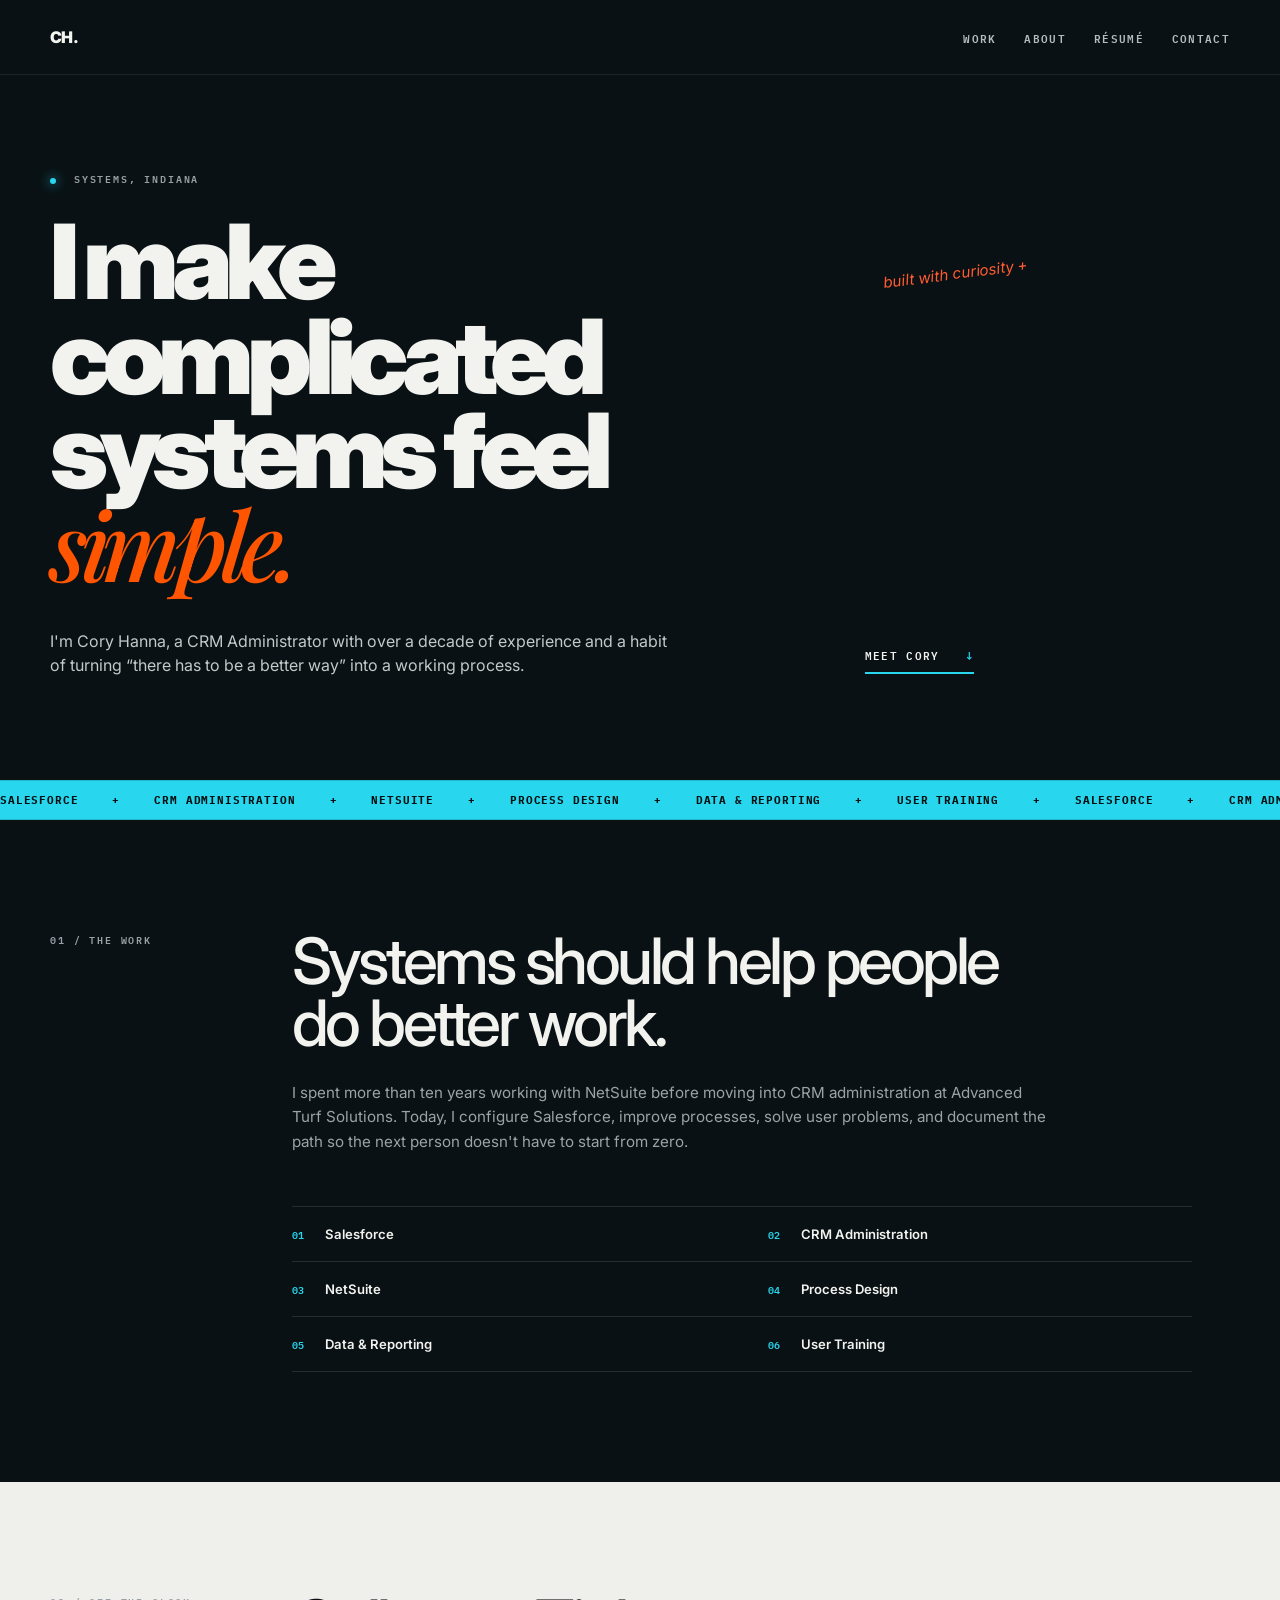
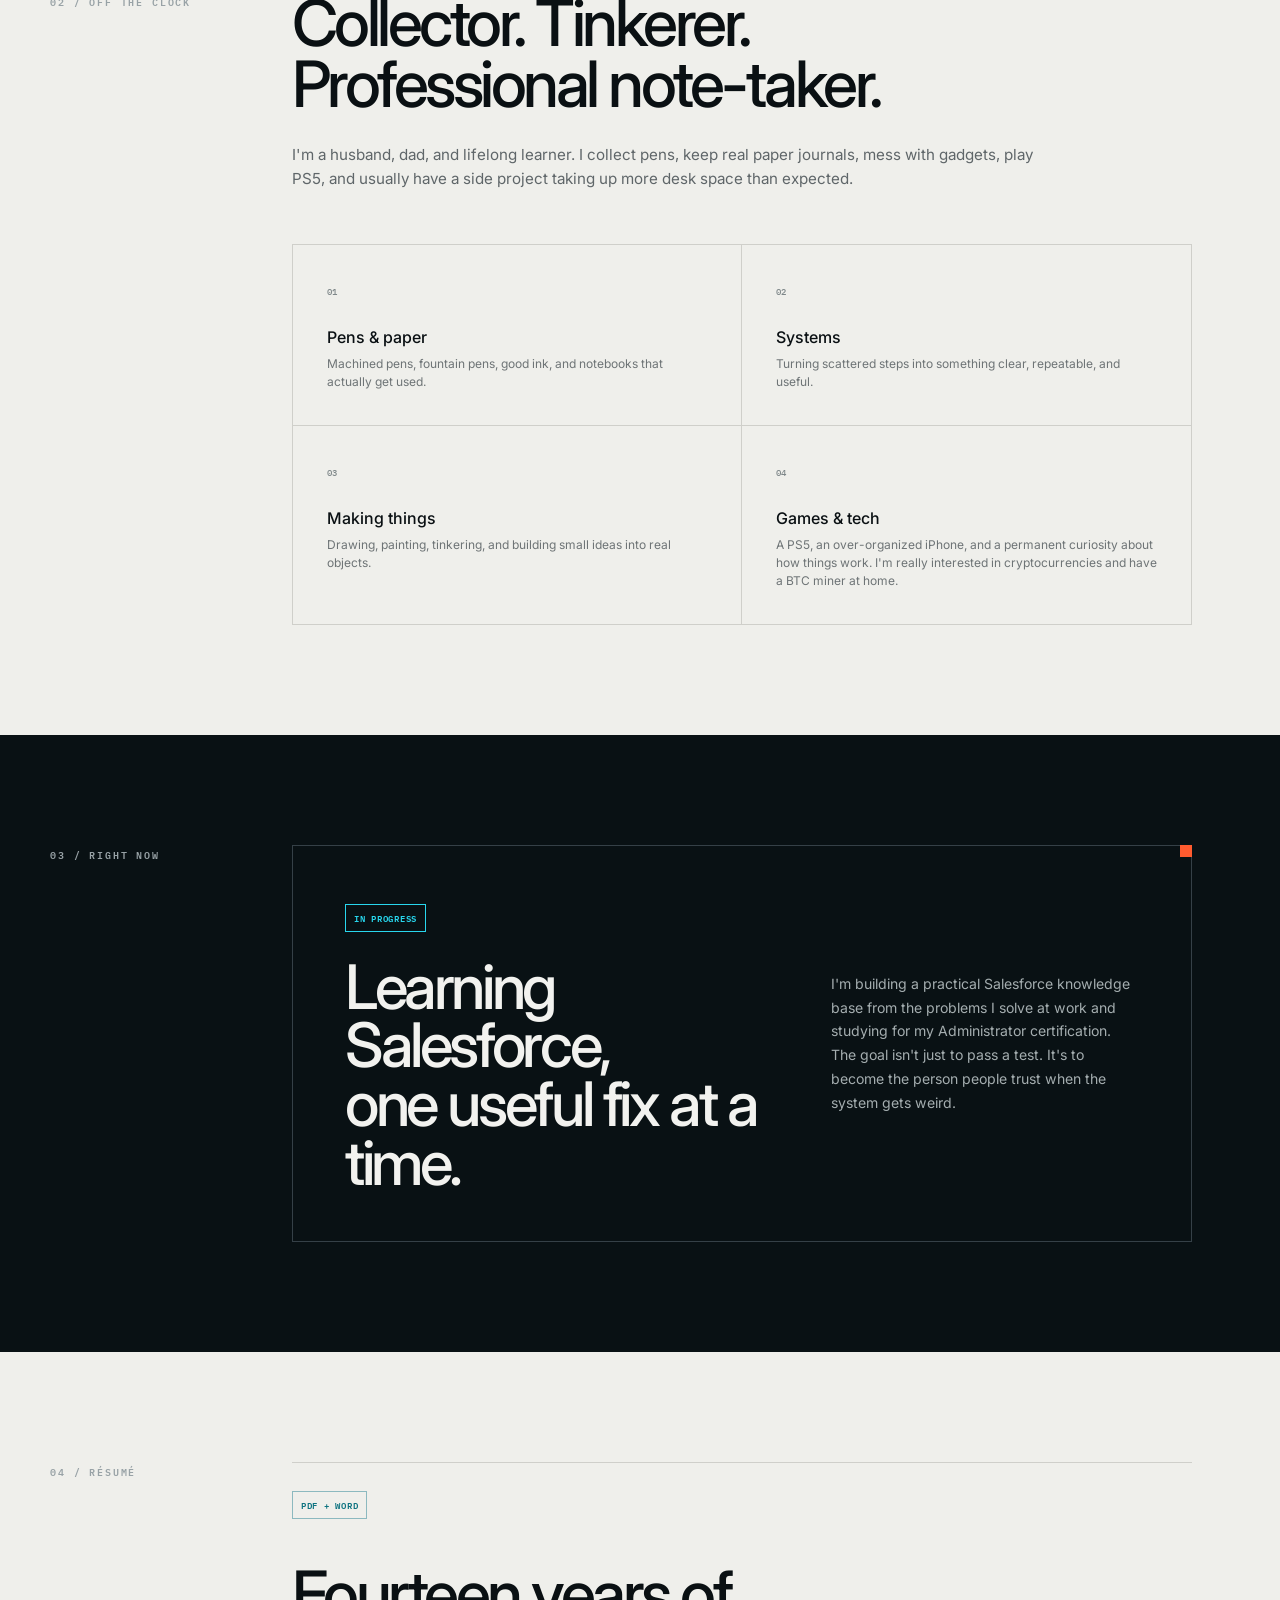
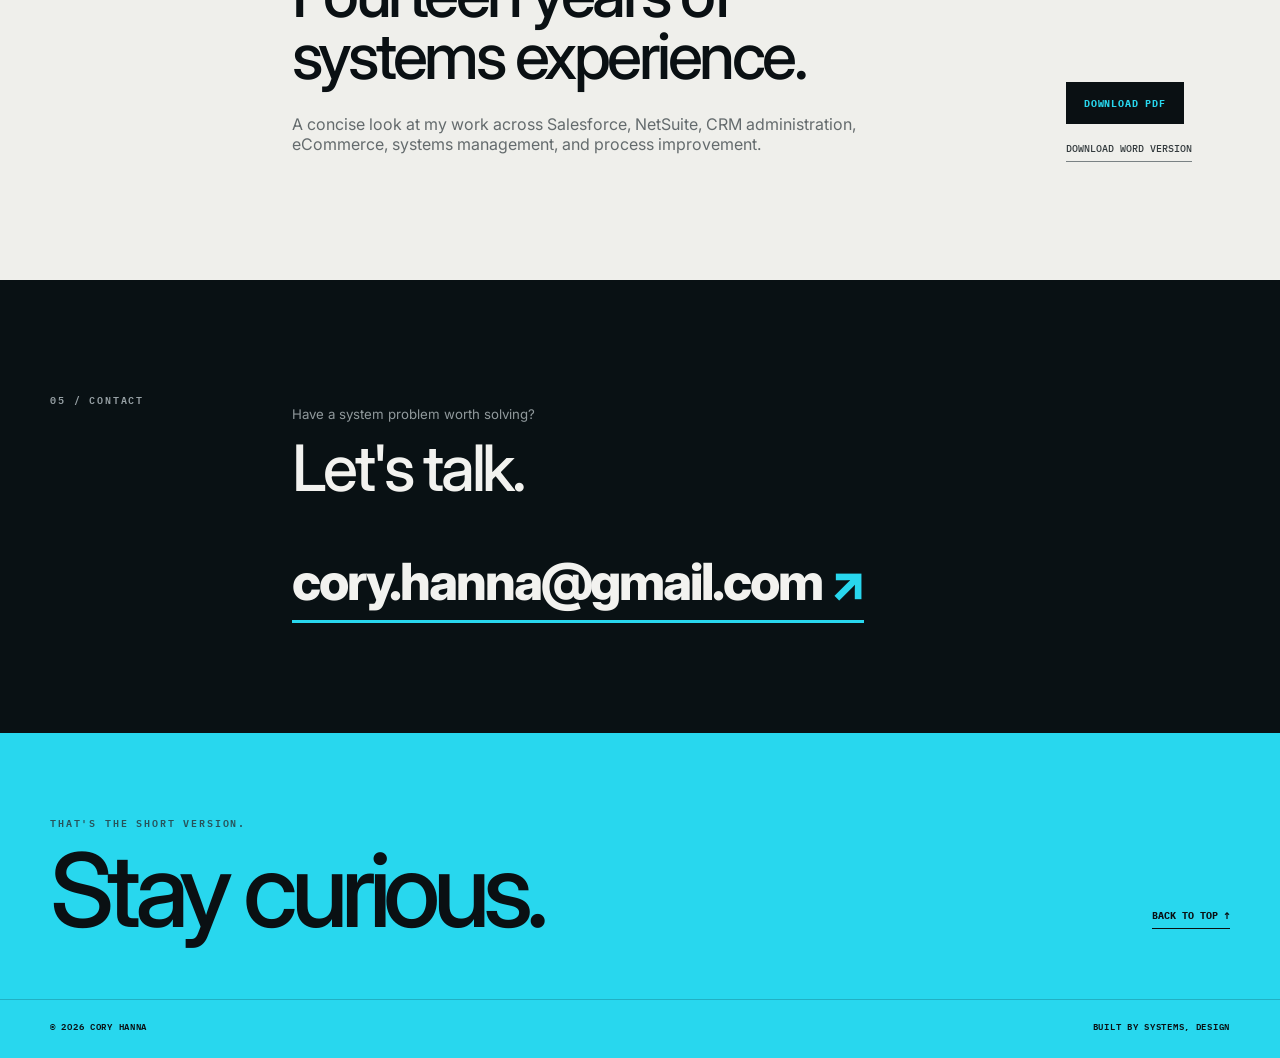
<file: index.html>
<!DOCTYPE html>
<html lang="en">
<head>
  <meta charset="UTF-8">
  <!-- Google Tag Manager -->
  <script>(function(w,d,s,l,i){w[l]=w[l]||[];w[l].push({'gtm.start':
  new Date().getTime(),event:'gtm.js'});var f=d.getElementsByTagName(s)[0],
  j=d.createElement(s),dl=l!='dataLayer'?'&l='+l:'';j.async=true;j.src=
  'https://www.googletagmanager.com/gtm.js?id='+i+dl;f.parentNode.insertBefore(j,f);
  })(window,document,'script','dataLayer','GTM-W4XML2XZ');</script>
  <!-- End Google Tag Manager -->
   <!--Cory added some comments-->
  <meta name="viewport" content="width=device-width, initial-scale=1.0">
  <meta name="description" content="Cory Hanna — CRM Administrator focused on Salesforce, systems, process design, and making complicated systems feel simple.">
  <link rel="canonical" href="https://coryhanna.com/">
  <meta property="og:type" content="website">
  <meta property="og:title" content="Cory Hanna | CRM Administrator">
  <meta property="og:description" content="CRM Administrator focused on Salesforce, systems, process design, and making complicated systems feel simple.">
  <meta property="og:url" content="https://coryhanna.com/">
  <meta property="og:image" content="https://coryhanna.com/og.png">
  <meta property="og:image:width" content="1730">
  <meta property="og:image:height" content="909">
  <meta property="og:image:alt" content="Cory Hanna — CRM Administrator, Salesforce, systems, and process design">
  <meta name="twitter:card" content="summary_large_image">
  <meta name="twitter:title" content="Cory Hanna | CRM Administrator">
  <meta name="twitter:description" content="CRM Administrator focused on Salesforce, systems, process design, and making complicated systems feel simple.">
  <meta name="twitter:image" content="https://coryhanna.com/og.png">
  <title>Cory Hanna | CRM Administrator</title>
  <link rel="icon" type="image/svg+xml" href="favicon.svg">
  <link rel="stylesheet" href="styles.css">
  <!-- Google tag (gtag.js) -->
  <script async src="https://www.googletagmanager.com/gtag/js?id=G-YYXNVK8L5C"></script>
  <script>
    window.dataLayer = window.dataLayer || [];
    function gtag(){dataLayer.push(arguments);}
    gtag('js', new Date());

    gtag('config', 'G-YYXNVK8L5C');
  </script>
  <script type="application/ld+json">
    {
      "@context": "https://schema.org",
      "@type": "Person",
      "name": "Cory Hanna",
      "url": "https://coryhanna.com/",
      "jobTitle": "CRM Administrator",
      "sameAs": [
        "https://github.com/CoryHanna"
      ],
      "knowsAbout": [
        "Salesforce",
        "CRM administration",
        "NetSuite",
        "process design",
        "data and reporting",
        "user training"
      ]
    }
  </script>
</head>
<body id="top">
<!-- Google Tag Manager (noscript) -->
<noscript><iframe src="https://www.googletagmanager.com/ns.html?id=GTM-W4XML2XZ"
height="0" width="0" style="display:none;visibility:hidden"></iframe></noscript>
<!-- End Google Tag Manager (noscript) -->
<header class="topbar">
  <div class="wrap nav-wrap">
    <a class="logo" href="#top">CH.</a>
    <button class="menu-toggle" type="button" aria-expanded="false" aria-controls="site-nav" aria-label="Open navigation">
      <span></span><span></span><span></span>
    </button>
    <nav id="site-nav">
      <a href="#work">WORK</a>
      <a href="#about">ABOUT</a>
      <a href="#resume">RÉSUMÉ</a>
      <a href="#contact">CONTACT</a>
    </nav>
  </div>
</header>

<main>
<section class="hero dark">
  <div class="wrap hero-grid">
    <div>
      <p class="kicker"><span class="dot"></span> SYSTEMS, INDIANA</p>
      <h1>I make <br>complicated <br>systems feel <em>simple.</em></h1>
      <p class="intro">I'm Cory Hanna, a CRM Administrator with over a decade of experience and a habit of turning “there has to be a better way” into a working process.</p>
    </div>
    <div class="hero-right">
      <p class="scribble">built with curiosity +</p>
      <a class="meet-link" href="#contact">MEET CORY <span>↓</span></a>
    </div>
  </div>
</section>

<div class="marquee">
  <div class="marquee-track">
    <div class="marquee-group">
      <span>SALESFORCE</span><b>+</b><span>CRM ADMINISTRATION</span><b>+</b><span>NETSUITE</span><b>+</b><span>PROCESS DESIGN</span><b>+</b><span>DATA & REPORTING</span><b>+</b><span>USER TRAINING</span><b>+</b>
    </div>
    <div class="marquee-group" aria-hidden="true">
      <span>SALESFORCE</span><b>+</b><span>CRM ADMINISTRATION</span><b>+</b><span>NETSUITE</span><b>+</b><span>PROCESS DESIGN</span><b>+</b><span>DATA & REPORTING</span><b>+</b><span>USER TRAINING</span><b>+</b>
    </div>
  </div>
</div>

<section id="work" class="dark section">
  <div class="wrap split-section">
    <div class="section-label">01 / THE WORK</div>
    <div class="section-body">
      <h2>Systems should help people<br>do better work.</h2>
      <p>I spent more than ten years working with NetSuite before moving into CRM administration at Advanced Turf Solutions. Today, I configure Salesforce, improve processes, solve user problems, and document the path so the next person doesn't have to start from zero.</p>
      <div class="skills">
        <div><span>01</span> Salesforce</div>
        <div><span>02</span> CRM Administration</div>
        <div><span>03</span> NetSuite</div>
        <div><span>04</span> Process Design</div>
        <div><span>05</span> Data & Reporting</div>
        <div><span>06</span> User Training</div>
      </div>
    </div>
  </div>
</section>

<section id="about" class="light section">
  <div class="wrap split-section">
    <div class="section-label">02 / OFF THE CLOCK</div>
    <div class="section-body">
      <h2>Collector. Tinkerer.<br>Professional note-taker.</h2>
      <p>I'm a husband, dad, and lifelong learner. I collect pens, keep real paper journals, mess with gadgets, play PS5, and usually have a side project taking up more desk space than expected.</p>
      <div class="hobby-grid">
        <article><span>01</span><h3>Pens & paper</h3><p>Machined pens, fountain pens, good ink, and notebooks that actually get used.</p></article>
        <article><span>02</span><h3>Systems</h3><p>Turning scattered steps into something clear, repeatable, and useful.</p></article>
        <article><span>03</span><h3>Making things</h3><p>Drawing, painting, tinkering, and building small ideas into real objects.</p></article>
        <article><span>04</span><h3>Games & tech</h3><p>A PS5, an over-organized iPhone, and a permanent curiosity about how things work. I'm really interested in cryptocurrencies and have a BTC miner at home.</p></article>
      </div>
    </div>
  </div>
</section>

<section class="dark section">
  <div class="wrap split-section">
    <div class="section-label">03 / RIGHT NOW</div>
    <div class="section-body">
      <div class="now-card">
        <span class="badge">IN PROGRESS</span>
        <div class="now-grid">
          <h2>Learning<br>Salesforce,<br>one useful fix at a<br>time.</h2>
          <p>I'm building a practical Salesforce knowledge base from the problems I solve at work and studying for my Administrator certification. The goal isn't just to pass a test. It's to become the person people trust when the system gets weird.</p>
        </div>
      </div>
    </div>
  </div>
</section>

<section id="resume" class="light section">
  <div class="wrap split-section">
    <div class="section-label">04 / RÉSUMÉ</div>
    <div class="section-body resume-block">
      <div>
        <span class="badge light-badge">PDF + WORD</span>
        <h2>Fourteen years of<br>systems experience.</h2>
        <p>A concise look at my work across Salesforce, NetSuite, CRM administration, eCommerce, systems management, and process improvement.</p>
      </div>
      <div class="resume-actions">
       <a class="button" href="Cory-Hanna-Resume.pdf" download>DOWNLOAD PDF</a>
        <a class="text-link" href="Cory-Hanna-Resume.docx" download>
  DOWNLOAD WORD VERSION
</a>
      </div>
    </div>
  </div>
</section>

<section id="contact" class="dark section contact">
  <div class="wrap split-section">
    <div class="section-label">05 / CONTACT</div>
    <div class="section-body">
      <p class="small-copy">Have a system problem worth solving?</p>
      <h2>Let's talk.</h2>
      <a class="email-link" href="mailto:cory.hanna@gmail.com">cory.hanna@gmail.com <span>↗</span></a>
    </div>
  </div>
</section>

<section class="cyan closer">
  <div class="wrap closer-grid">
    <div><p class="section-label">THAT'S THE SHORT VERSION.</p><h2>Stay curious.</h2></div>
    <a href="#top">BACK TO TOP ↑</a>
  </div>
</section>
</main>

<footer class="cyan footer">
  <div class="wrap footer-grid">
    <span>© <span id="year"></span> CORY HANNA</span>
    <span>BUILT BY SYSTEMS, DESIGN</span>
  </div>
</footer>
<script src="script.js"></script>
</body>
</html>
</file>
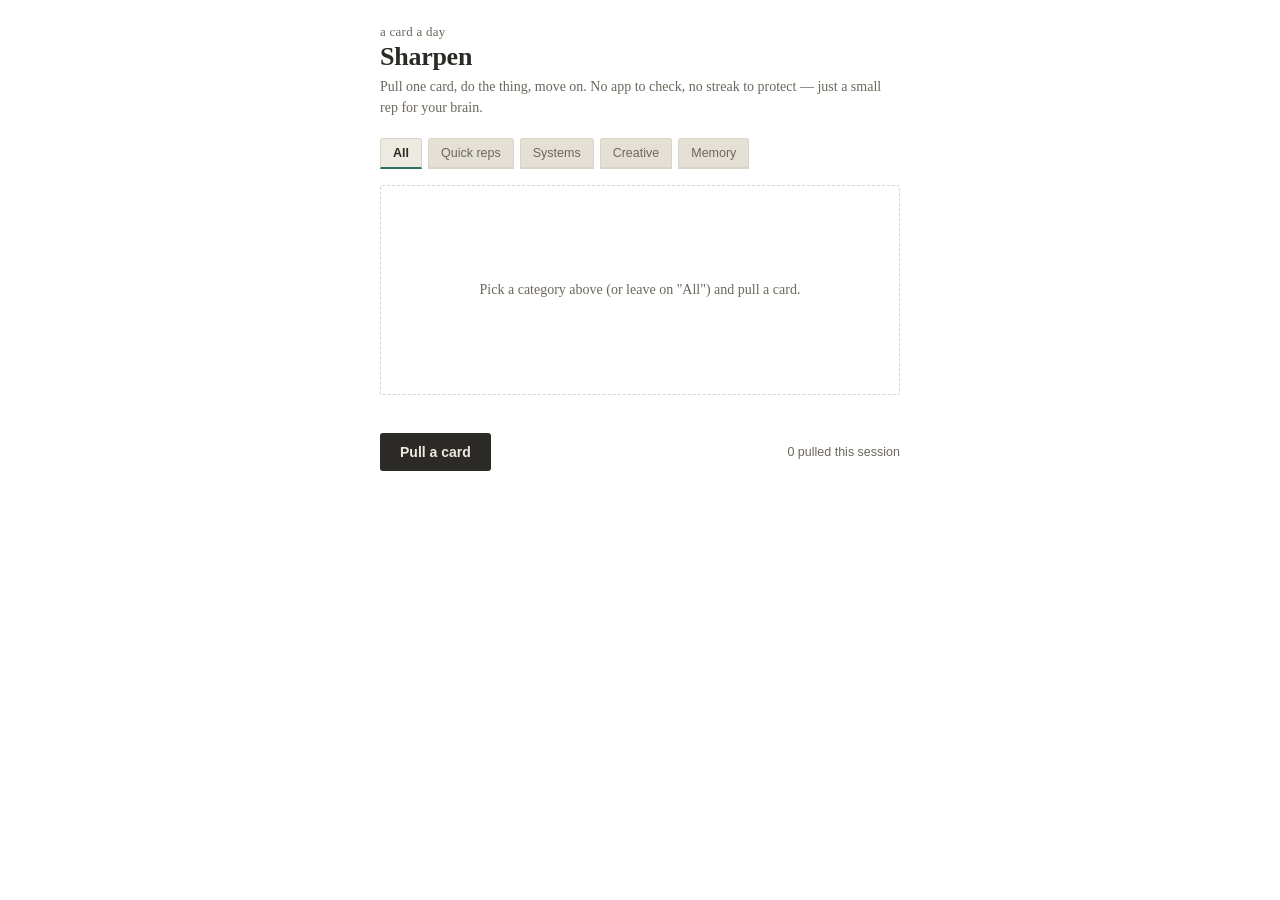
<file: cards/index.html>
<!DOCTYPE html>
<html lang="en">
<head>
<meta charset="UTF-8">
<title>Sharpen — a card a day</title>
<style>
  :root{
    --paper:#EDEAE1;
    --paper-line:#D9D4C6;
    --ink:#2B2A26;
    --ink-soft:#6B675C;
    --accent:#2F6F63;
    --accent-soft:#E4EFE9;
    --amber:#C1852B;
    --card-shadow: 2px 3px 0 rgba(43,42,38,0.12);
  }
  *{box-sizing:border-box;}
  body{
    margin:0;
    background:transparent;
    font-family: 'Iowan Old Style','Georgia',serif;
    color:var(--ink);
    display:flex;
    justify-content:center;
    padding:24px 16px 40px;
  }
  .wrap{ width:100%; max-width:520px; }

  header{ margin-bottom:18px; }
  .kicker{
    font-family: Georgia, serif;
    font-size:13px;
    color:var(--ink-soft);
    letter-spacing:0.02em;
    margin:0 0 2px;
  }
  h1{
    font-size:26px;
    margin:0 0 4px;
    font-weight:600;
    letter-spacing:-0.01em;
  }
  .sub{
    font-size:14px;
    color:var(--ink-soft);
    margin:0;
    line-height:1.5;
  }

  .tabs{
    display:flex;
    gap:6px;
    flex-wrap:wrap;
    margin:20px 0 16px;
  }
  .tab{
    font-family: -apple-system, 'Helvetica Neue', sans-serif;
    font-size:12.5px;
    padding:7px 12px;
    border:1px solid var(--paper-line);
    border-radius:3px 3px 0 0;
    background:#E4E0D5;
    color:var(--ink-soft);
    cursor:pointer;
    transition:background 0.15s, color 0.15s;
    border-bottom:2px solid var(--paper-line);
  }
  .tab.active{
    background:var(--paper);
    color:var(--ink);
    border-bottom:2px solid var(--accent);
    font-weight:600;
  }
  .tab:hover:not(.active){ background:#DFDBCF; }

  .deck-area{
    position:relative;
    min-height:230px;
  }

  .card{
    background:
      linear-gradient(var(--paper) 0px, var(--paper) 27px, var(--paper-line) 28px, var(--paper) 29px);
    background-size: 100% 29px;
    border:1px solid var(--paper-line);
    border-radius:2px;
    box-shadow: var(--card-shadow);
    padding:26px 24px 22px;
    min-height:210px;
    display:flex;
    flex-direction:column;
    justify-content:space-between;
    position:relative;
    overflow:hidden;
    opacity:0;
    transform:translateY(6px);
  }
  .card.show{
    animation: settle 0.32s ease forwards;
  }
  @keyframes settle{
    from{ opacity:0; transform:translateY(10px) rotate(-0.4deg); }
    to{ opacity:1; transform:translateY(0) rotate(0deg); }
  }

  .card-tag{
    display:inline-block;
    font-family: -apple-system, 'Helvetica Neue', sans-serif;
    font-size:11px;
    font-weight:600;
    color:var(--accent);
    background:var(--accent-soft);
    padding:3px 8px;
    border-radius:2px;
    width:fit-content;
    margin-bottom:14px;
  }
  .card-text{
    font-size:19px;
    line-height:29px;
    margin:0;
  }
  .card-foot{
    display:flex;
    justify-content:space-between;
    align-items:center;
    margin-top:18px;
    padding-top:12px;
    border-top:1px dashed var(--paper-line);
  }
  .card-meta{
    font-family: -apple-system, 'Helvetica Neue', sans-serif;
    font-size:11.5px;
    color:var(--ink-soft);
  }
  .done-btn{
    font-family: -apple-system, 'Helvetica Neue', sans-serif;
    font-size:12.5px;
    background:none;
    border:1px solid var(--paper-line);
    color:var(--ink-soft);
    padding:5px 11px;
    border-radius:3px;
    cursor:pointer;
    transition: all 0.15s;
  }
  .done-btn:hover{ border-color:var(--accent); color:var(--accent); }
  .done-btn.done{
    background:var(--accent);
    border-color:var(--accent);
    color:#fff;
  }

  .empty{
    display:flex;
    align-items:center;
    justify-content:center;
    min-height:210px;
    border:1px dashed var(--paper-line);
    border-radius:2px;
    color:var(--ink-soft);
    font-size:14px;
    text-align:center;
    padding:20px;
  }

  .controls{
    display:flex;
    align-items:center;
    justify-content:space-between;
    margin-top:18px;
  }
  .pull-btn{
    font-family: -apple-system, 'Helvetica Neue', sans-serif;
    font-size:14px;
    font-weight:600;
    background:var(--ink);
    color:var(--paper);
    border:none;
    padding:11px 20px;
    border-radius:3px;
    cursor:pointer;
    transition: transform 0.1s;
  }
  .pull-btn:active{ transform: scale(0.97); }
  .pull-btn:hover{ background:#3d3b35; }

  .tally{
    font-family: -apple-system, 'Helvetica Neue', sans-serif;
    font-size:12.5px;
    color:var(--ink-soft);
  }
  .tally b{ color:var(--ink); }
</style>
</head>
<body>
<div class="wrap">
  <header>
    <p class="kicker">a card a day</p>
    <h1>Sharpen</h1>
    <p class="sub">Pull one card, do the thing, move on. No app to check, no streak to protect — just a small rep for your brain.</p>
  </header>

  <div class="tabs" id="tabs"></div>

  <div class="deck-area" id="deckArea">
    <div class="empty">Pick a category above (or leave on "All") and pull a card.</div>
  </div>

  <div class="controls">
    <button class="pull-btn" id="pullBtn">Pull a card</button>
    <div class="tally" id="tally">0 pulled this session</div>
  </div>
</div>

<script>
const deck = {
  "Quick reps": [
    "Recall 5 things you did yesterday, in order, no notes.",
    "Pick an object within reach. List 10 uses for it that aren't its normal use.",
    "Do the next bit of math in your head instead of reaching for a calculator.",
    "Name every country you can think of starting with the letter your first name starts with.",
    "Count backwards from 100 by 7s as far as you can."
  ],
  "Systems": [
    "Pick one process at work and explain it out loud like you're training a new hire.",
    "Take a system you use daily and ask: what's the one thing that would break it?",
    "Sketch the steps of a routine task from memory before you do it, then compare.",
    "Find one manual step in something you do often and figure out how you'd automate it.",
    "Explain how a tool you use daily actually works under the hood, to no one in particular."
  ],
  "Creative": [
    "Free-write for 3 minutes on whatever's in front of you. No editing, no stopping.",
    "Learn one new word right now and use it in conversation today.",
    "Describe your current surroundings using only sounds and smells, no sight.",
    "Come up with 3 alternate titles for whatever you're currently working on.",
    "Invent a one-sentence story using the last 3 things you touched."
  ],
  "Memory": [
    "Retrace your morning so far in reverse order, step by step.",
    "Name something you're grateful for that you haven't used as an answer before.",
    "Picture your route somewhere familiar and count the turns without looking.",
    "Recall the last conversation you had — what were the first and last things said?",
    "List everything on your desk right now, then check what you missed."
  ]
};

const categories = ["All", ...Object.keys(deck)];
let active = "All";
let pulledCount = 0;
let lastCard = null;

const tabsEl = document.getElementById('tabs');
const deckArea = document.getElementById('deckArea');
const tally = document.getElementById('tally');
const pullBtn = document.getElementById('pullBtn');

function renderTabs(){
  tabsEl.innerHTML = '';
  categories.forEach(cat => {
    const btn = document.createElement('button');
    btn.className = 'tab' + (cat === active ? ' active' : '');
    btn.textContent = cat;
    btn.onclick = () => { active = cat; renderTabs(); };
    tabsEl.appendChild(btn);
  });
}

function pool(){
  if(active === 'All'){
    return Object.entries(deck).flatMap(([cat, items]) => items.map(text => ({cat, text})));
  }
  return deck[active].map(text => ({cat: active, text}));
}

function pull(){
  const p = pool();
  let choice;
  do {
    choice = p[Math.floor(Math.random() * p.length)];
  } while (p.length > 1 && lastCard && choice.text === lastCard.text);
  lastCard = choice;
  pulledCount++;
  tally.innerHTML = `<b>${pulledCount}</b> pulled this session`;
  renderCard(choice);
}

function renderCard(choice){
  deckArea.innerHTML = '';
  const card = document.createElement('div');
  card.className = 'card';
  card.innerHTML = `
    <div>
      <span class="card-tag">${choice.cat}</span>
      <p class="card-text">${choice.text}</p>
    </div>
    <div class="card-foot">
      <span class="card-meta">card ${pulledCount}</span>
      <button class="done-btn" id="doneBtn">Mark done</button>
    </div>
  `;
  deckArea.appendChild(card);
  requestAnimationFrame(() => card.classList.add('show'));

  document.getElementById('doneBtn').onclick = (e) => {
    e.target.classList.toggle('done');
    e.target.textContent = e.target.classList.contains('done') ? 'Done ✓' : 'Mark done';
  };
}

pullBtn.onclick = pull;
renderTabs();
</script>
</body>
</html>
</file>
<file: styles.css>
@import url('https://fonts.googleapis.com/css2?family=Inter:wght@400;500;600;700;800;900&family=IBM+Plex+Mono:wght@400;500;600&family=Playfair+Display:ital,wght@1,500&display=swap');

:root {
    --dark: #091114;
    --paper: #efefeb;
    --ink: #0a1013;
    --cyan: #28d7ee;
    --orange: #ff5b2f;
    --muted: #9aa3a7;
    --line: #222c31;
    --paper-line: #cfcfca;
    --wrap: min(1180px, calc(100% - 48px))
}

* {
    box-sizing: border-box
}

html {
    scroll-behavior: smooth
}

body {
    margin: 0;
    font-family: Inter, Arial, sans-serif;
    background: var(--dark);
    color: #f3f3ef
}

a {
    color: inherit;
    text-decoration: none
}

.wrap {
    width: var(--wrap);
    margin: 0 auto
}

.topbar {
    background: var(--dark);
    border-bottom: 1px solid rgba(255, 255, 255, .08);
    position: sticky;
    top: 0;
    z-index: 20
}

.nav-wrap {
    min-height: 74px;
    display: flex;
    justify-content: space-between;
    align-items: center
}

.logo {
    font-size: 1rem;
    font-weight: 900;
    letter-spacing: -.04em
}

nav {
    display: flex;
    gap: 28px
}

nav a {
    font: 600 .68rem "IBM Plex Mono", monospace;
    letter-spacing: .12em;
    color: #b5bdbf
}

nav a:hover {
    color: var(--cyan)
}

nav a[aria-current="page"] {
    color: var(--cyan)
}

.menu-toggle {
    display: none;
    width: 42px;
    height: 42px;
    padding: 10px;
    border: 0;
    background: transparent;
    cursor: pointer
}

.menu-toggle span {
    display: block;
    height: 2px;
    margin: 5px 0;
    background: var(--cyan);
    transition: transform .2s ease, opacity .2s ease, background .2s ease
}

.hero {
    padding: 84px 0 86px
}

.hero-grid {
    display: grid;
    grid-template-columns: 1.35fr .65fr;
    gap: 56px;
    align-items: end
}

.kicker,
.section-label {
    font: 600 .64rem "IBM Plex Mono", monospace;
    letter-spacing: .18em;
    color: #98a2a6;
    text-transform: uppercase
}

.dot {
    display: inline-block;
    width: 6px;
    height: 6px;
    border-radius: 50%;
    background: var(--cyan);
    box-shadow: 0 0 12px var(--cyan);
    margin-right: 10px;
    vertical-align: middle
}

.hero h1 {
    font-size: clamp(4.2rem, 8.1vw, 7.5rem);
    line-height: .91;
    letter-spacing: -.07em;
    margin: 28px 0 36px;
    font-weight: 900;
    max-width: 900px
}

.hero h1 em {
    color: #ff5500;
    font-family: "Playfair Display", serif;
    font-weight: 500;
    font-size: .92em
}

.intro {
    max-width: 625px;
    color: #c3c8c9;
    font-size: 1rem;
    line-height: 1.55
}

.hero-right {
    min-height: 520px;
    display: flex;
    flex-direction: column;
    justify-content: space-between;
    align-items: flex-start;
    padding-bottom: 20px
}

.scribble {
    color: var(--orange);
    font-size: .95rem;
    transform: rotate(-7deg);
    margin: 90px 0 0 18px;
    font-style: italic
}

.meet-link {
    font: 600 .68rem "IBM Plex Mono", monospace;
    letter-spacing: .12em;
    border-bottom: 2px solid var(--cyan);
    padding-bottom: 8px
}

.meet-link span {
    color: var(--cyan);
    margin-left: 18px
}

.marquee {
    overflow: hidden;
    white-space: nowrap;
    background: var(--cyan);
    color: #031012;
    border-top: 1px solid rgba(0, 0, 0, .15);
    border-bottom: 1px solid rgba(0, 0, 0, .15)
}

.marquee-track {
    width: max-content;
    display: flex;
    align-items: center;
    padding: 12px 0;
    font: 800 .66rem "IBM Plex Mono", monospace;
    letter-spacing: .08em;
    animation: marquee-scroll 24s linear infinite;
    will-change: transform
}

.marquee-group {
    display: flex;
    flex-shrink: 0;
    align-items: center;
    gap: 34px;
    padding-right: 34px
}

@keyframes marquee-scroll {
    from {
        transform: translateX(0)
    }

    to {
        transform: translateX(-50%)
    }
}

.section {
    padding: 110px 0
}

.dark {
    background: var(--dark);
    color: #f2f2ef
}

.light {
    background: var(--paper);
    color: var(--ink)
}

.split-section {
    display: grid;
    grid-template-columns: 190px 1fr;
    gap: 52px
}

.section-body {
    max-width: 900px
}

.section-body h2 {
    font-size: clamp(2.6rem, 5vw, 4.7rem);
    line-height: .96;
    letter-spacing: -.055em;
    margin: 0 0 28px;
    font-weight: 500
}

.section-body>p {
    color: #9aa3a7;
    max-width: 760px;
    line-height: 1.6;
    font-size: .95rem
}

.light .section-body>p {
    color: #5f6669
}

.skills {
    display: grid;
    grid-template-columns: 1fr 1fr;
    margin-top: 52px;
    border-top: 1px solid var(--line)
}

.skills div {
    padding: 18px 0;
    border-bottom: 1px solid var(--line);
    font-size: .82rem;
    font-weight: 600
}

.skills div:nth-child(odd) {
    padding-right: 26px
}

.skills div:nth-child(even) {
    padding-left: 26px
}

.skills span {
    color: var(--cyan);
    font: 600 .62rem "IBM Plex Mono", monospace;
    margin-right: 18px
}

.hobby-grid {
    display: grid;
    grid-template-columns: 1fr 1fr;
    margin-top: 52px;
    border: 1px solid var(--paper-line)
}

.hobby-grid article {
    padding: 34px;
    min-height: 170px
}

.hobby-grid article:nth-child(1),
.hobby-grid article:nth-child(3) {
    border-right: 1px solid var(--paper-line)
}

.hobby-grid article:nth-child(1),
.hobby-grid article:nth-child(2) {
    border-bottom: 1px solid var(--paper-line)
}

.hobby-grid span {
    font: 500 .58rem "IBM Plex Mono", monospace;
    color: #7e8789
}

.hobby-grid h3 {
    margin: 28px 0 8px;
    font-size: 1rem;
    font-weight: 500
}

.hobby-grid p {
    margin: 0;
    color: #6e7476;
    font-size: .75rem;
    line-height: 1.5
}

.now-card {
    border: 1px solid #354047;
    position: relative;
    padding: 58px 52px 48px
}

.now-card:after {
    content: "";
    position: absolute;
    width: 12px;
    height: 12px;
    right: -1px;
    top: -1px;
    background: var(--orange)
}

.badge {
    display: inline-block;
    color: var(--cyan);
    border: 1px solid var(--cyan);
    padding: 5px 8px;
    font: 600 .58rem "IBM Plex Mono", monospace;
    letter-spacing: .08em;
    margin-bottom: 26px
}

.now-grid {
    display: grid;
    grid-template-columns: 1.15fr .85fr;
    gap: 70px;
    align-items: start
}

.now-grid h2 {
    font-size: clamp(2.7rem, 4.8vw, 4.4rem);
    margin: 0
}

.now-grid p {
    color: #a4adaf;
    line-height: 1.7;
    font-size: .88rem;
    max-width: 360px
}

.resume-block {
    border-top: 1px solid var(--paper-line);
    padding-top: 28px;
    display: grid;
    grid-template-columns: 1fr auto;
    gap: 60px;
    align-items: end
}

.resume-block h2 {
    margin-top: 18px
}

.resume-block p {
    color: #646b6d;
    max-width: 620px
}

.light-badge {
    color: #0e7380;
    border-color: #8cb9bf
}

.resume-actions {
    display: flex;
    flex-direction: column;
    gap: 18px;
    align-items: flex-start;
    padding-bottom: 8px
}

.button {
    background: var(--ink);
    color: var(--cyan);
    padding: 14px 18px;
    font: 700 .65rem "IBM Plex Mono", monospace;
    letter-spacing: .08em
}

.button span {
    margin-left: 18px
}

.text-link {
    color: #343b3e;
    font: 500 .62rem "IBM Plex Mono", monospace;
    border-bottom: 1px solid #7a8284;
    padding-bottom: 6px
}

.contact .small-copy {
    color: #90999c;
    font-size: .83rem;
    margin-bottom: 12px
}

.contact h2 {
    font-size: clamp(3rem, 5vw, 5rem);
    margin-bottom: 52px
}

.email-link {
    display: inline-block;
    font-size: clamp(1.8rem, 4vw, 3.5rem);
    font-weight: 800;
    letter-spacing: -.04em;
    border-bottom: 3px solid var(--cyan);
    padding-bottom: 8px
}

.email-link span {
    color: var(--cyan)
}

.cyan {
    background: var(--cyan);
    color: var(--ink)
}

.closer {
    padding: 70px 0 60px
}

.closer-grid {
    display: grid;
    grid-template-columns: 1fr auto;
    align-items: end
}

.closer .section-label {
    color: #28535a
}

.closer h2 {
    font-size: clamp(4rem, 8vw, 7.8rem);
    line-height: .95;
    margin: 10px 0 0;
    letter-spacing: -.07em;
    font-weight: 500
}

.closer a {
    font: 700 .62rem "IBM Plex Mono", monospace;
    border-bottom: 1px solid var(--ink);
    padding-bottom: 6px;
    margin-bottom: 10px
}

.footer {
    border-top: 1px solid rgba(0, 0, 0, .18);
    padding: 18px 0 24px
}

.footer-grid {
    display: flex;
    justify-content: space-between;
    font: 600 .56rem "IBM Plex Mono", monospace;
    letter-spacing: .08em
}

@media(max-width:900px) {
    .nav-wrap {
        position: relative
    }

    .menu-toggle {
        display: block
    }

    nav {
        display: none;
        position: absolute;
        top: 74px;
        left: -24px;
        right: -24px;
        padding: 10px 24px 18px;
        flex-direction: column;
        gap: 0;
        background: var(--dark);
        border-bottom: 1px solid rgba(255, 255, 255, .12);
        box-shadow: 0 14px 24px rgba(0, 0, 0, .28)
    }

    nav.open {
        display: flex
    }

    nav a {
        padding: 15px 0;
        font-size: .78rem;
        border-bottom: 1px solid rgba(255, 255, 255, .08)
    }

    nav a:last-child {
        border-bottom: 0
    }

    .menu-toggle[aria-expanded="true"] span {
        background: var(--orange)
    }

    .menu-toggle[aria-expanded="true"] span:nth-child(1) {
        transform: translateY(7px) rotate(45deg)
    }

    .menu-toggle[aria-expanded="true"] span:nth-child(2) {
        opacity: 0
    }

    .menu-toggle[aria-expanded="true"] span:nth-child(3) {
        transform: translateY(-7px) rotate(-45deg)
    }

    .hero-grid,
    .split-section,
    .resume-block,
    .now-grid,
    .closer-grid {
        grid-template-columns: 1fr
    }

    .hero-right {
        min-height: auto;
        flex-direction: row;
        align-items: flex-end
    }

    .scribble {
        margin: 10px 0
    }

    .split-section {
        gap: 24px
    }

    .section {
        padding: 82px 0
    }

    .resume-actions {
        margin-top: 16px
    }
}

@media(max-width:620px) {
    :root {
        --wrap: min(100% - 30px, 1180px)
    }

    .hero {
        padding: 54px 0 64px
    }

    .hero h1 {
        font-size: clamp(3.4rem, 17vw, 5.2rem)
    }

    .hero-right {
        display: block
    }

    .meet-link {
        display: inline-block;
        margin-top: 30px
    }

    .skills,
    .hobby-grid {
        grid-template-columns: 1fr
    }

    .skills div:nth-child(even),
    .skills div:nth-child(odd) {
        padding-left: 0;
        padding-right: 0
    }

    .hobby-grid article {
        border-right: 0 !important;
        border-bottom: 1px solid var(--paper-line) !important
    }

    .hobby-grid article:last-child {
        border-bottom: 0 !important
    }

    .now-card {
        padding: 34px 24px
    }

    .email-link {
        font-size: 1.65rem
    }

    .footer-grid {
        flex-direction: column;
        gap: 8px
    }

}


/* Cloudflare auto-deploy test */
</file>
